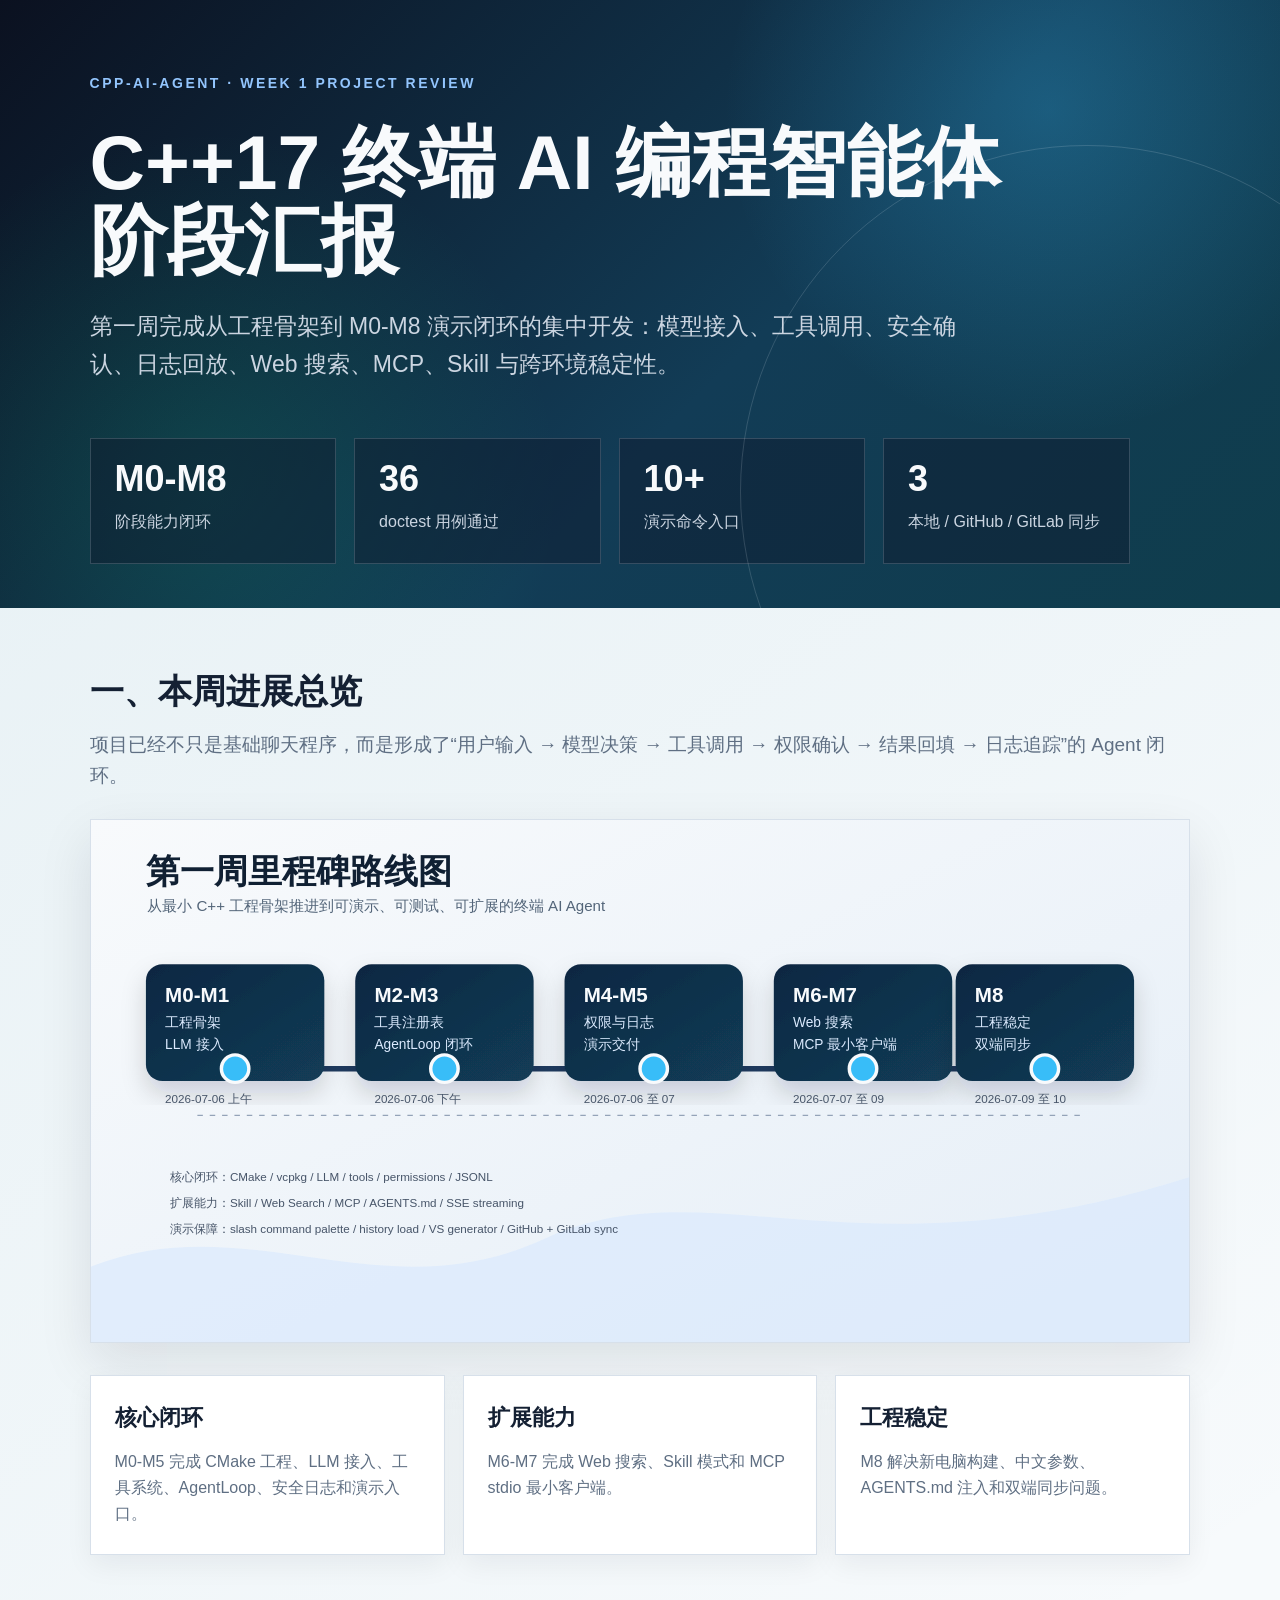
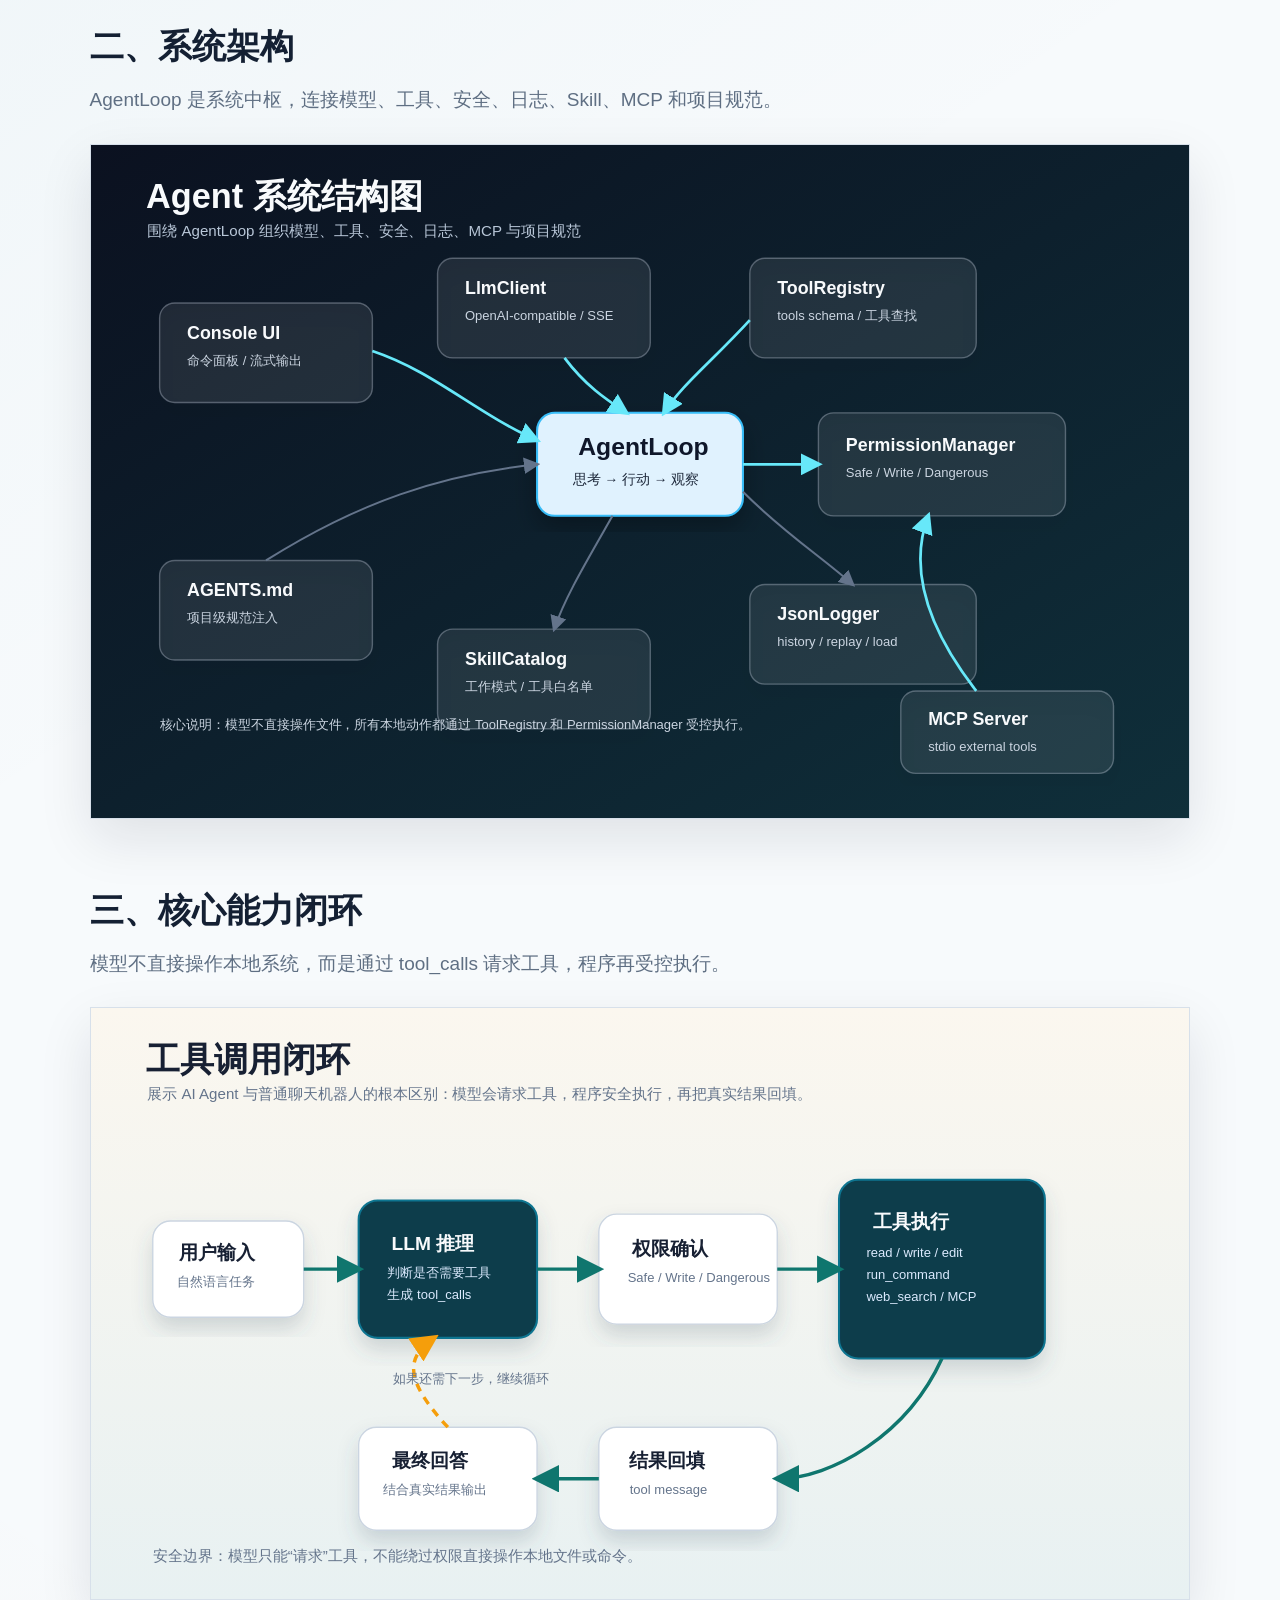
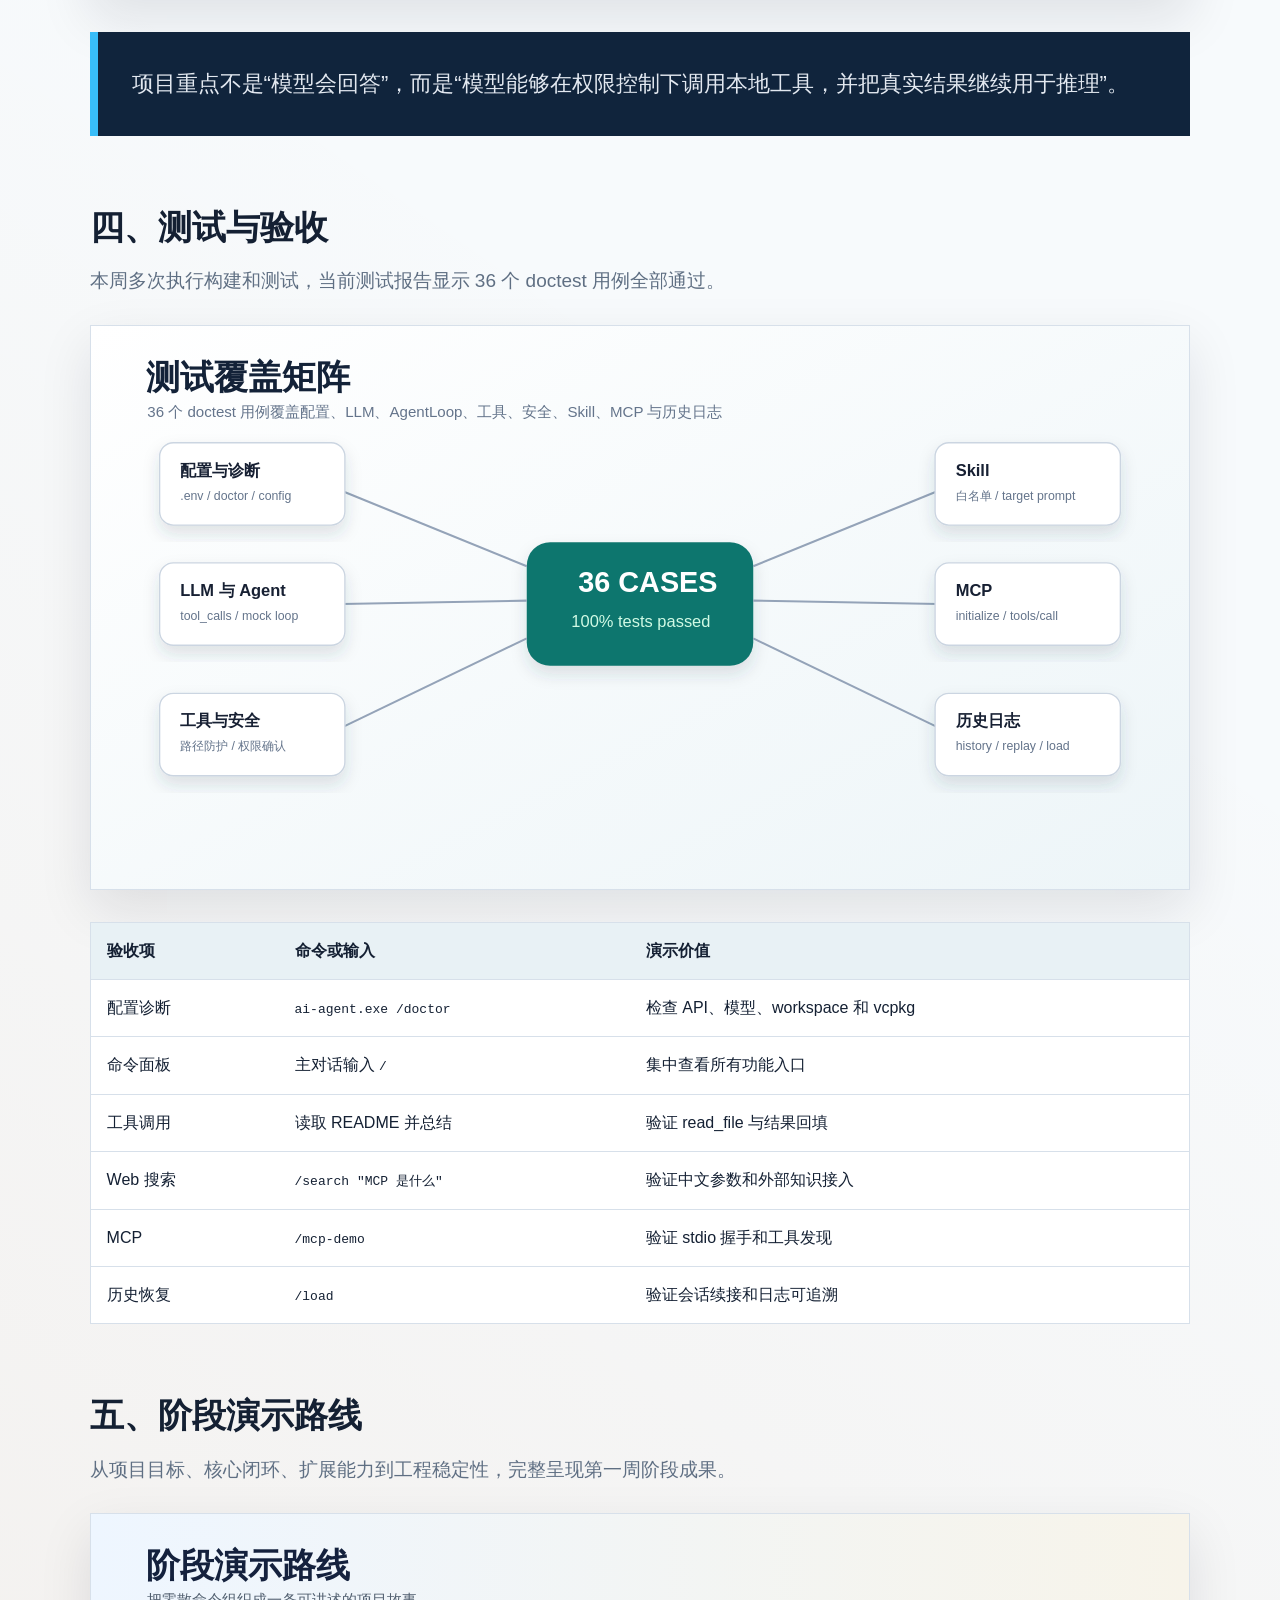
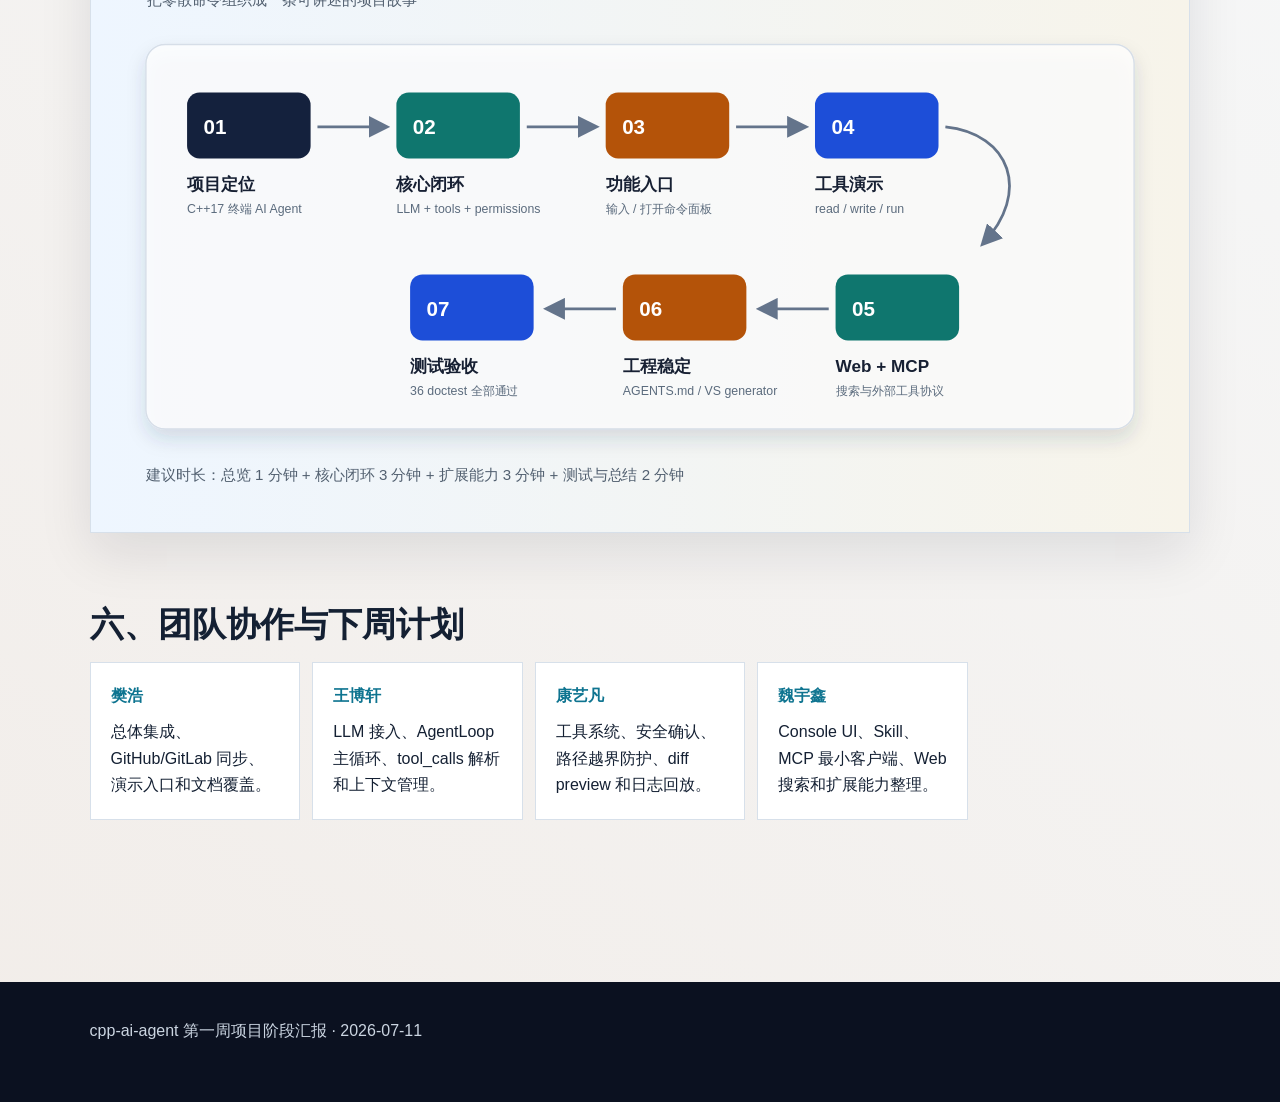
<file: 第一周周报/第一周项目阶段汇报.html>
<!doctype html>
<html lang="zh-CN">
<head>
  <meta charset="utf-8">
  <meta name="viewport" content="width=device-width, initial-scale=1">
  <title>cpp-ai-agent 第一周项目阶段汇报</title>
  <style>
    :root {
      --ink: #142033;
      --muted: #5f6f83;
      --line: #d7e0ea;
      --paper: #f7fafc;
      --navy: #10243c;
      --cyan: #0e7490;
      --green: #0f766e;
      --amber: #b45309;
      --blue: #1d4ed8;
    }
    * { box-sizing: border-box; }
    body {
      margin: 0;
      color: var(--ink);
      background:
        linear-gradient(145deg, rgba(14,116,144,.08), transparent 36%),
        linear-gradient(35deg, rgba(180,83,9,.08), transparent 42%),
        var(--paper);
      font-family: "Microsoft YaHei", "Segoe UI", sans-serif;
      line-height: 1.65;
    }
    header {
      min-height: 520px;
      padding: 72px 7vw 44px;
      color: #f8fafc;
      background:
        radial-gradient(circle at 82% 18%, rgba(56,189,248,.25), transparent 28%),
        radial-gradient(circle at 16% 80%, rgba(16,185,129,.18), transparent 30%),
        linear-gradient(135deg, #0b1120, #123c56 58%, #0f3d4c);
      position: relative;
      overflow: hidden;
    }
    header:after {
      content: "";
      position: absolute;
      inset: auto -12vw -18vw auto;
      width: 54vw;
      height: 54vw;
      border: 1px solid rgba(226,232,240,.16);
      border-radius: 50%;
    }
    .eyebrow {
      letter-spacing: .18em;
      text-transform: uppercase;
      color: #93c5fd;
      font-weight: 700;
      font-size: 14px;
      margin-bottom: 28px;
    }
    h1 {
      max-width: 980px;
      margin: 0;
      font-size: clamp(42px, 6vw, 86px);
      line-height: 1.02;
      letter-spacing: 0;
    }
    .lead {
      max-width: 900px;
      color: #cbd5e1;
      margin: 28px 0 0;
      font-size: 23px;
    }
    .stats {
      display: grid;
      grid-template-columns: repeat(4, minmax(150px, 1fr));
      gap: 18px;
      max-width: 1040px;
      margin-top: 54px;
    }
    .stat {
      border: 1px solid rgba(226,232,240,.18);
      background: rgba(15,23,42,.45);
      padding: 22px 24px;
      min-height: 126px;
    }
    .stat strong {
      display: block;
      font-size: 36px;
      line-height: 1;
      margin-bottom: 12px;
    }
    .stat span { color: #cbd5e1; }
    main { padding: 64px 7vw 90px; }
    section {
      max-width: 1180px;
      margin: 0 auto 72px;
    }
    h2 {
      font-size: 34px;
      line-height: 1.15;
      margin: 0 0 18px;
    }
    .section-note {
      color: var(--muted);
      font-size: 19px;
      margin: 0 0 28px;
    }
    .visual {
      width: 100%;
      border: 1px solid var(--line);
      background: white;
      box-shadow: 0 20px 50px rgba(15,23,42,.10);
      margin: 24px 0 32px;
      display: block;
    }
    .grid {
      display: grid;
      grid-template-columns: repeat(3, 1fr);
      gap: 18px;
    }
    .panel {
      background: #fff;
      border: 1px solid var(--line);
      padding: 24px;
      min-height: 180px;
      box-shadow: 0 10px 26px rgba(15,23,42,.06);
    }
    .panel h3 {
      margin: 0 0 12px;
      font-size: 22px;
    }
    .panel p {
      margin: 0;
      color: var(--muted);
    }
    .timeline {
      display: grid;
      grid-template-columns: repeat(5, 1fr);
      gap: 12px;
    }
    .day {
      background: #fff;
      border: 1px solid var(--line);
      padding: 20px;
    }
    .day b {
      display: block;
      color: var(--cyan);
      margin-bottom: 10px;
    }
    .quote {
      background: var(--navy);
      color: #e2e8f0;
      padding: 34px;
      font-size: 22px;
      border-left: 8px solid #38bdf8;
    }
    table {
      width: 100%;
      border-collapse: collapse;
      background: white;
      border: 1px solid var(--line);
    }
    th, td {
      text-align: left;
      border-bottom: 1px solid var(--line);
      padding: 15px 16px;
      vertical-align: top;
    }
    th {
      background: #e8f1f5;
      font-weight: 800;
    }
    footer {
      padding: 36px 7vw 58px;
      color: #cbd5e1;
      background: #0b1120;
    }
    @media (max-width: 900px) {
      .stats, .grid, .timeline { grid-template-columns: 1fr; }
      header { padding-top: 52px; }
    }
  </style>
</head>
<body>
  <header>
    <div class="eyebrow">cpp-ai-agent · Week 1 Project Review</div>
    <h1>C++17 终端 AI 编程智能体阶段汇报</h1>
    <p class="lead">第一周完成从工程骨架到 M0-M8 演示闭环的集中开发：模型接入、工具调用、安全确认、日志回放、Web 搜索、MCP、Skill 与跨环境稳定性。</p>
    <div class="stats">
      <div class="stat"><strong>M0-M8</strong><span>阶段能力闭环</span></div>
      <div class="stat"><strong>36</strong><span>doctest 用例通过</span></div>
      <div class="stat"><strong>10+</strong><span>演示命令入口</span></div>
      <div class="stat"><strong>3</strong><span>本地 / GitHub / GitLab 同步</span></div>
    </div>
  </header>

  <main>
    <section>
      <h2>一、本周进展总览</h2>
      <p class="section-note">项目已经不只是基础聊天程序，而是形成了“用户输入 → 模型决策 → 工具调用 → 权限确认 → 结果回填 → 日志追踪”的 Agent 闭环。</p>
      <img class="visual" src="assets/01-milestone-roadmap.svg" alt="第一周里程碑路线图">
      <div class="grid">
        <div class="panel"><h3>核心闭环</h3><p>M0-M5 完成 CMake 工程、LLM 接入、工具系统、AgentLoop、安全日志和演示入口。</p></div>
        <div class="panel"><h3>扩展能力</h3><p>M6-M7 完成 Web 搜索、Skill 模式和 MCP stdio 最小客户端。</p></div>
        <div class="panel"><h3>工程稳定</h3><p>M8 解决新电脑构建、中文参数、AGENTS.md 注入和双端同步问题。</p></div>
      </div>
    </section>

    <section>
      <h2>二、系统架构</h2>
      <p class="section-note">AgentLoop 是系统中枢，连接模型、工具、安全、日志、Skill、MCP 和项目规范。</p>
      <img class="visual" src="assets/02-agent-architecture.svg" alt="Agent 系统结构图">
    </section>

    <section>
      <h2>三、核心能力闭环</h2>
      <p class="section-note">模型不直接操作本地系统，而是通过 tool_calls 请求工具，程序再受控执行。</p>
      <img class="visual" src="assets/03-tool-call-loop.svg" alt="工具调用闭环">
      <div class="quote">项目重点不是“模型会回答”，而是“模型能够在权限控制下调用本地工具，并把真实结果继续用于推理”。</div>
    </section>

    <section>
      <h2>四、测试与验收</h2>
      <p class="section-note">本周多次执行构建和测试，当前测试报告显示 36 个 doctest 用例全部通过。</p>
      <img class="visual" src="assets/05-test-coverage.svg" alt="测试覆盖矩阵">
      <table>
        <thead><tr><th>验收项</th><th>命令或输入</th><th>演示价值</th></tr></thead>
        <tbody>
          <tr><td>配置诊断</td><td><code>ai-agent.exe /doctor</code></td><td>检查 API、模型、workspace 和 vcpkg</td></tr>
          <tr><td>命令面板</td><td>主对话输入 <code>/</code></td><td>集中查看所有功能入口</td></tr>
          <tr><td>工具调用</td><td>读取 README 并总结</td><td>验证 read_file 与结果回填</td></tr>
          <tr><td>Web 搜索</td><td><code>/search "MCP 是什么"</code></td><td>验证中文参数和外部知识接入</td></tr>
          <tr><td>MCP</td><td><code>/mcp-demo</code></td><td>验证 stdio 握手和工具发现</td></tr>
          <tr><td>历史恢复</td><td><code>/load</code></td><td>验证会话续接和日志可追溯</td></tr>
        </tbody>
      </table>
    </section>

    <section>
      <h2>五、阶段演示路线</h2>
      <p class="section-note">从项目目标、核心闭环、扩展能力到工程稳定性，完整呈现第一周阶段成果。</p>
      <img class="visual" src="assets/04-demo-flow.svg" alt="阶段演示路线">
    </section>

    <section>
      <h2>六、团队协作与下周计划</h2>
      <div class="timeline">
        <div class="day"><b>樊浩</b>总体集成、GitHub/GitLab 同步、演示入口和文档覆盖。</div>
        <div class="day"><b>王博轩</b>LLM 接入、AgentLoop 主循环、tool_calls 解析和上下文管理。</div>
        <div class="day"><b>康艺凡</b>工具系统、安全确认、路径越界防护、diff preview 和日志回放。</div>
        <div class="day"><b>魏宇鑫</b>Console UI、Skill、MCP 最小客户端、Web 搜索和扩展能力整理。</div>
      </div>
    </section>
  </main>

  <footer>
    cpp-ai-agent 第一周项目阶段汇报 · 2026-07-11
  </footer>
</body>
</html>
</file>
